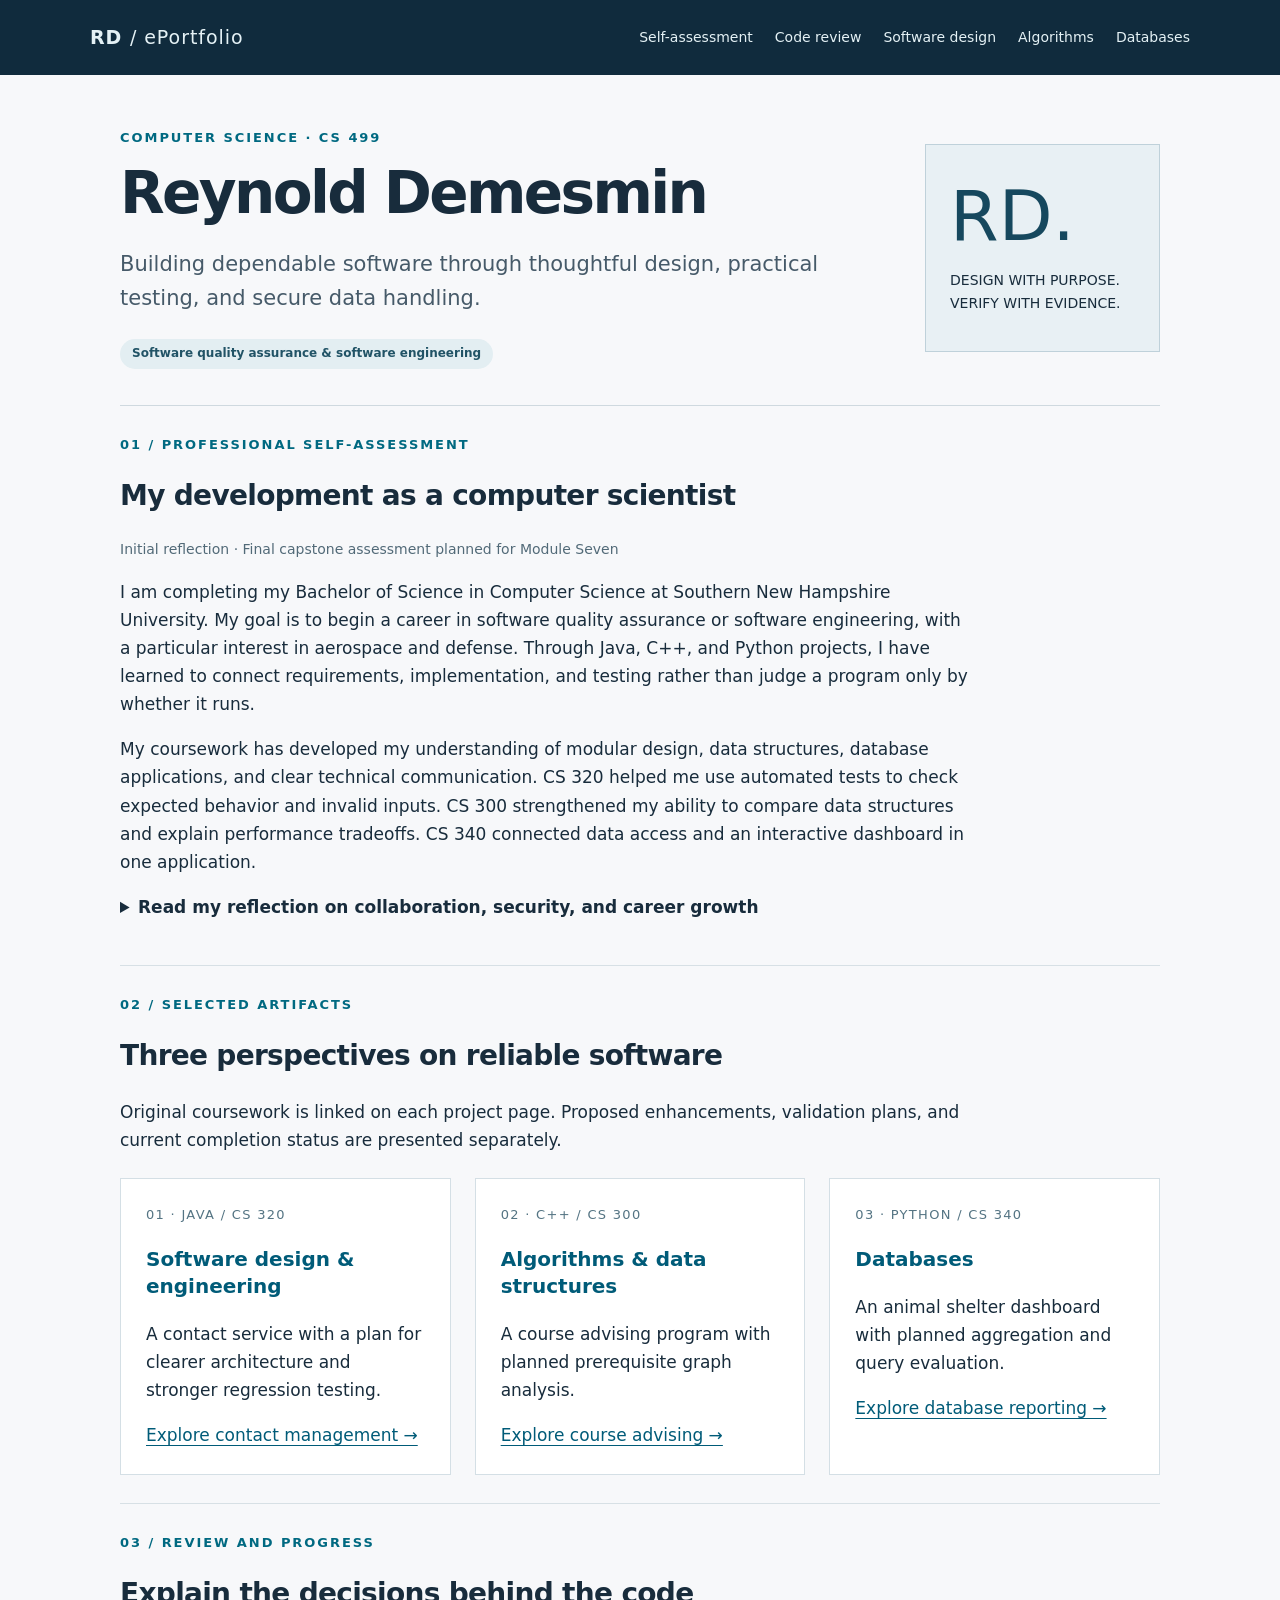
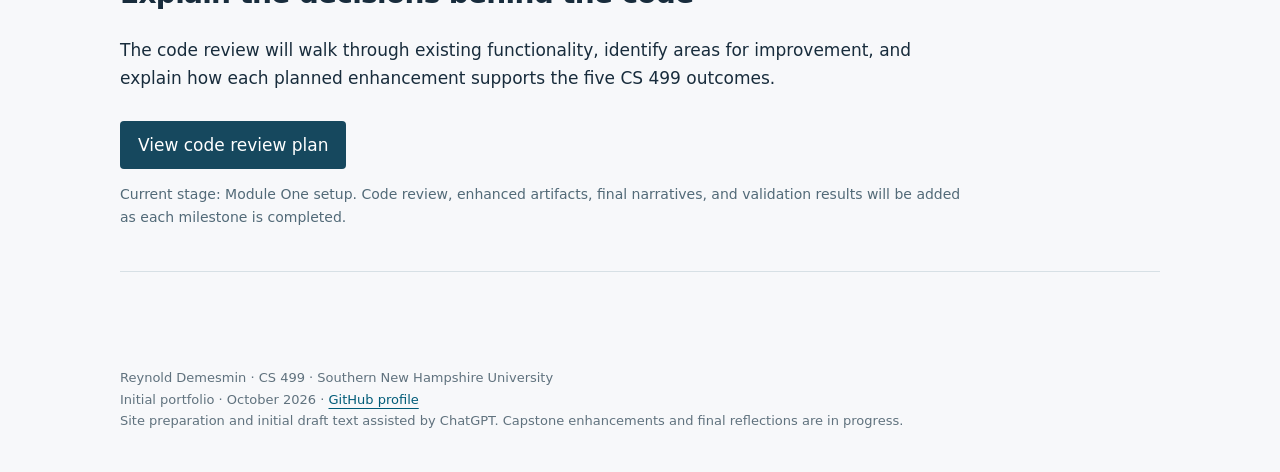
<file: index.html>
<!doctype html><html lang="en"><head><meta charset="utf-8"><meta name="viewport" content="width=device-width,initial-scale=1"><meta name="description" content="Reynold Demesmin’s CS 499 computer science ePortfolio, focused on software quality assurance, algorithms, and databases."><title>Computer Science ePortfolio | Reynold Demesmin</title><link rel="stylesheet" href="style.css"></head><body><a class="skip" href="#main">Skip to content</a><header><nav aria-label="Main navigation"><a class="brand" href="index.html">RD <span style="font-weight:400">/ ePortfolio</span></a><div class="navlinks"><a href="index.html#assessment">Self-assessment</a><a href="review.html">Code review</a><a href="software.html">Software design</a><a href="algorithms.html">Algorithms</a><a href="databases.html">Databases</a></div></nav></header><main id="main"><div class="hero"><div><div class="eyebrow">Computer Science · CS 499</div><h1>Reynold Demesmin</h1><p class="lead">Building dependable software through thoughtful design, practical testing, and secure data handling.</p><span class="tag">Software quality assurance &amp; software engineering</span></div><div class="monogram" aria-hidden="true"><strong>RD.</strong><p>DESIGN WITH PURPOSE.<br>VERIFY WITH EVIDENCE.</p></div></div><section class="section" id="assessment"><div class="eyebrow">01 / Professional self-assessment</div><h2>My development as a computer scientist</h2><p class="meta">Initial reflection · Final capstone assessment planned for Module Seven</p><p>I am completing my Bachelor of Science in Computer Science at Southern New Hampshire University. My goal is to begin a career in software quality assurance or software engineering, with a particular interest in aerospace and defense. Through Java, C++, and Python projects, I have learned to connect requirements, implementation, and testing rather than judge a program only by whether it runs.</p><p>My coursework has developed my understanding of modular design, data structures, database applications, and clear technical communication. CS 320 helped me use automated tests to check expected behavior and invalid inputs. CS 300 strengthened my ability to compare data structures and explain performance tradeoffs. CS 340 connected data access and an interactive dashboard in one application.</p><details><summary>Read my reflection on collaboration, security, and career growth</summary><p>Agile coursework in CS 250 helped me understand how feedback, shared requirements, and incremental work support a team. In this capstone, I will use review questions and a feedback log to document how instructor input influences my decisions. I want technical explanations to be useful to developers while keeping the purpose of each change clear to other stakeholders.</p><p>Security and reliability belong in the design process. My planned enhancements include validation, controlled data access, protection of credentials, and tests for unsuccessful operations. My event tracking application in CS 360 also gave me experience thinking about the relationship between user interfaces and application behavior.</p><p>My Air National Guard experience reinforces the importance I place on accountability and following procedures. The three projects below will provide academic evidence of my technical growth. As I complete the enhancements, I will update this assessment with actual results, challenges, and lessons learned.</p></details></section><section class="section" id="artifacts"><div class="eyebrow">02 / Selected artifacts</div><h2>Three perspectives on reliable software</h2><p>Original coursework is linked on each project page. Proposed enhancements, validation plans, and current completion status are presented separately.</p><div class="grid"><article class="card"><div class="number">01 · JAVA / CS 320</div><h3><a href="software.html">Software design &amp; engineering</a></h3><p>A contact service with a plan for clearer architecture and stronger regression testing.</p><a href="software.html">Explore contact management →</a></article><article class="card"><div class="number">02 · C++ / CS 300</div><h3><a href="algorithms.html">Algorithms &amp; data structures</a></h3><p>A course advising program with planned prerequisite graph analysis.</p><a href="algorithms.html">Explore course advising →</a></article><article class="card"><div class="number">03 · PYTHON / CS 340</div><h3><a href="databases.html">Databases</a></h3><p>An animal shelter dashboard with planned aggregation and query evaluation.</p><a href="databases.html">Explore database reporting →</a></article></div></section><section class="section"><div class="eyebrow">03 / Review and progress</div><h2>Explain the decisions behind the code</h2><p>The code review will walk through existing functionality, identify areas for improvement, and explain how each planned enhancement supports the five CS 499 outcomes.</p><a class="button" href="review.html">View code review plan</a><p class="meta">Current stage: Module One setup. Code review, enhanced artifacts, final narratives, and validation results will be added as each milestone is completed.</p></section></main><footer>Reynold Demesmin · CS 499 · Southern New Hampshire University<br>Initial portfolio · October 2026 · <a href="https://github.com/treydemesmin-star">GitHub profile</a><br>Site preparation and initial draft text assisted by ChatGPT. Capstone enhancements and final reflections are in progress.</footer></body></html>
</file>
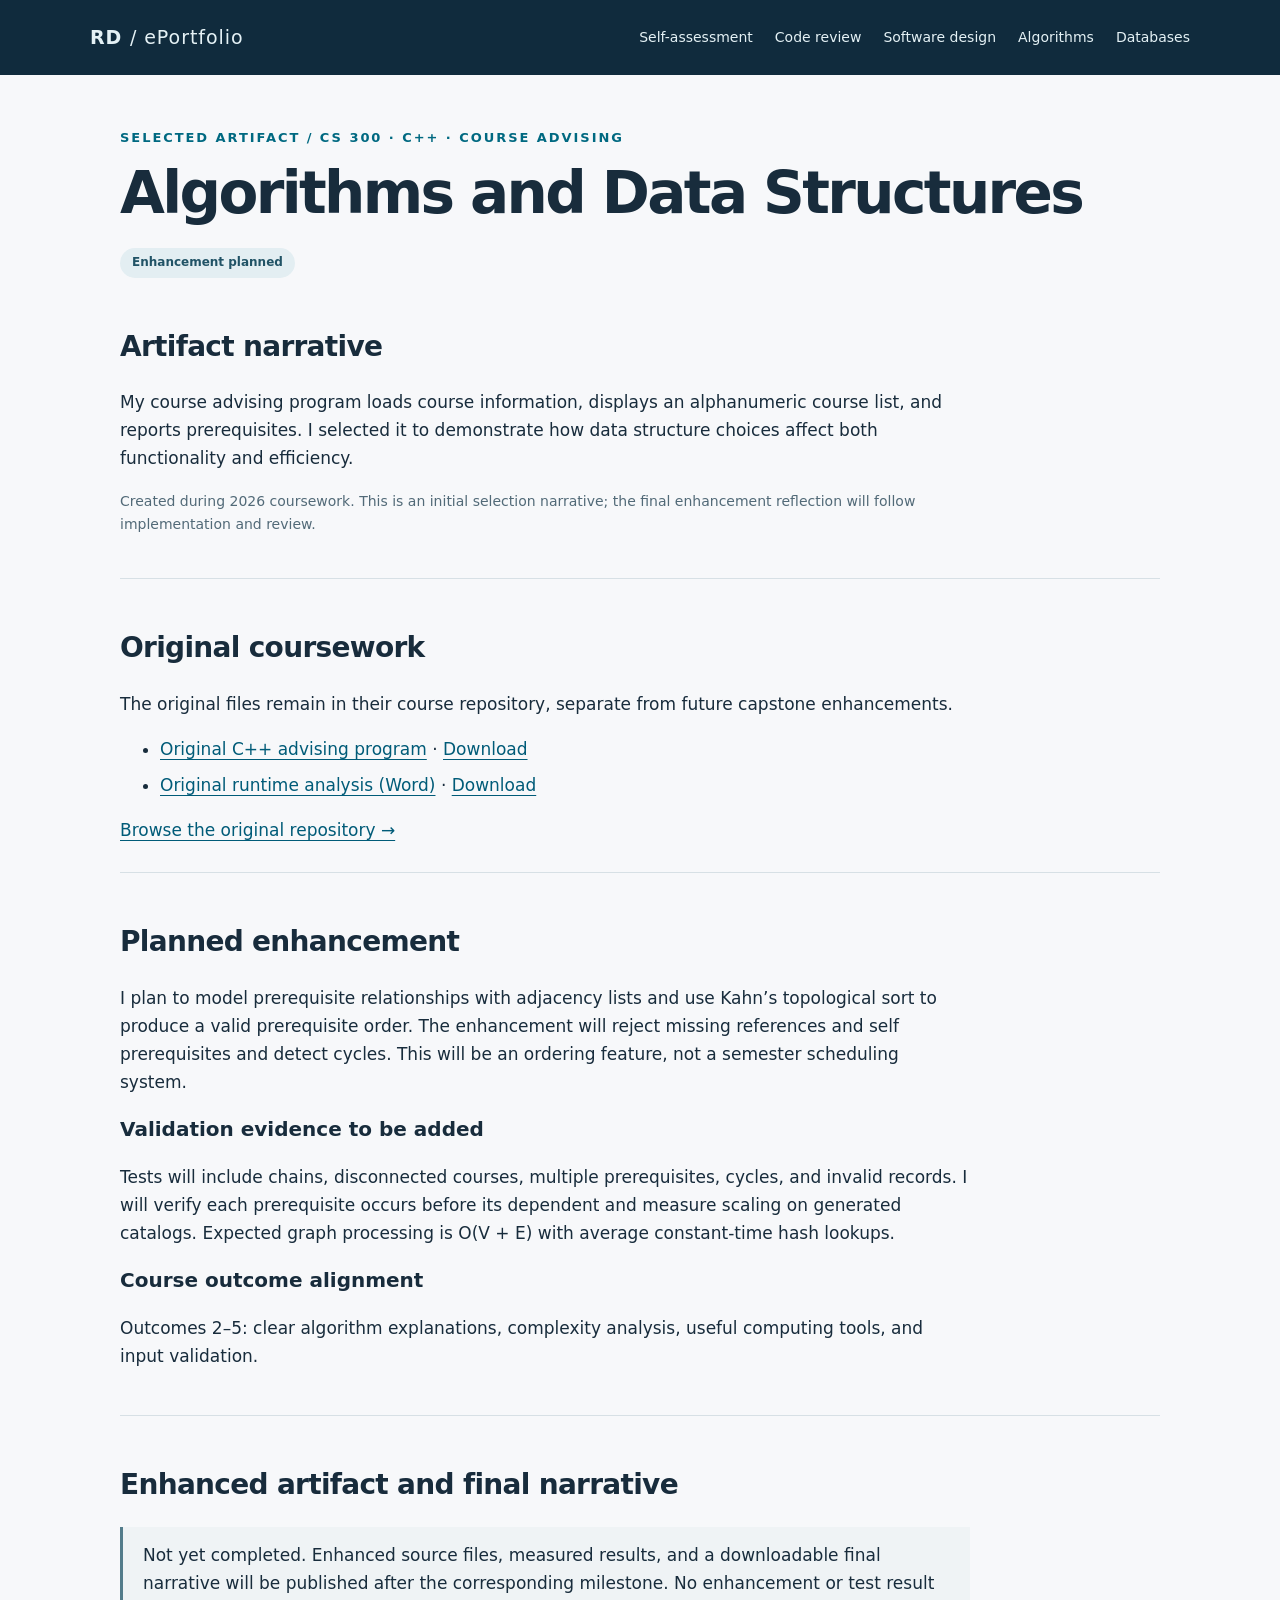
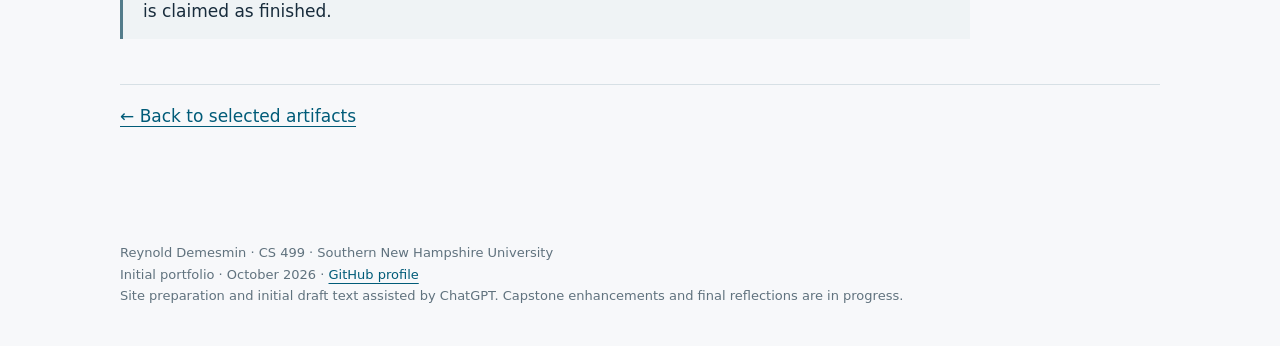
<file: algorithms.html>
<!doctype html><html lang="en"><head><meta charset="utf-8"><meta name="viewport" content="width=device-width,initial-scale=1"><meta name="description" content="Reynold Demesmin’s CS 499 computer science ePortfolio, focused on software quality assurance, algorithms, and databases."><title>Algorithms and Data Structures | Reynold Demesmin</title><link rel="stylesheet" href="style.css"></head><body><a class="skip" href="#main">Skip to content</a><header><nav aria-label="Main navigation"><a class="brand" href="index.html">RD <span style="font-weight:400">/ ePortfolio</span></a><div class="navlinks"><a href="index.html#assessment">Self-assessment</a><a href="review.html">Code review</a><a href="software.html">Software design</a><a href="algorithms.html">Algorithms</a><a href="databases.html">Databases</a></div></nav></header><main id="main"><div class="eyebrow">Selected artifact / CS 300 · C++ · Course advising</div><h1>Algorithms and Data Structures</h1><span class="tag">Enhancement planned</span><section class="section"><h2>Artifact narrative</h2><p>My course advising program loads course information, displays an alphanumeric course list, and reports prerequisites. I selected it to demonstrate how data structure choices affect both functionality and efficiency.</p><p class="meta">Created during 2026 coursework. This is an initial selection narrative; the final enhancement reflection will follow implementation and review.</p></section><section class="section"><h2>Original coursework</h2><p>The original files remain in their course repository, separate from future capstone enhancements.</p><ul><li><a href="https://github.com/treydemesmin-star/CS-300-Portfolio/blob/main/Project2ReynoldDemesmin.cpp">Original C++ advising program</a> · <a href="https://raw.githubusercontent.com/treydemesmin-star/CS-300-Portfolio/main/Project2ReynoldDemesmin.cpp">Download</a></li><li><a href="https://github.com/treydemesmin-star/CS-300-Portfolio/blob/main/CS300Project1PseudocodeRuntimeReynoldDemesmin.docx">Original runtime analysis (Word)</a> · <a href="https://raw.githubusercontent.com/treydemesmin-star/CS-300-Portfolio/main/CS300Project1PseudocodeRuntimeReynoldDemesmin.docx">Download</a></li></ul><a href="https://github.com/treydemesmin-star/CS-300-Portfolio">Browse the original repository →</a></section><section class="section"><h2>Planned enhancement</h2><p>I plan to model prerequisite relationships with adjacency lists and use Kahn’s topological sort to produce a valid prerequisite order. The enhancement will reject missing references and self prerequisites and detect cycles. This will be an ordering feature, not a semester scheduling system.</p><h3>Validation evidence to be added</h3><p>Tests will include chains, disconnected courses, multiple prerequisites, cycles, and invalid records. I will verify each prerequisite occurs before its dependent and measure scaling on generated catalogs. Expected graph processing is O(V + E) with average constant-time hash lookups.</p><h3>Course outcome alignment</h3><p>Outcomes 2–5: clear algorithm explanations, complexity analysis, useful computing tools, and input validation.</p></section><section class="section"><h2>Enhanced artifact and final narrative</h2><p class="status">Not yet completed. Enhanced source files, measured results, and a downloadable final narrative will be published after the corresponding milestone. No enhancement or test result is claimed as finished.</p></section><p><a href="index.html#artifacts">← Back to selected artifacts</a></p></main><footer>Reynold Demesmin · CS 499 · Southern New Hampshire University<br>Initial portfolio · October 2026 · <a href="https://github.com/treydemesmin-star">GitHub profile</a><br>Site preparation and initial draft text assisted by ChatGPT. Capstone enhancements and final reflections are in progress.</footer></body></html>
</file>
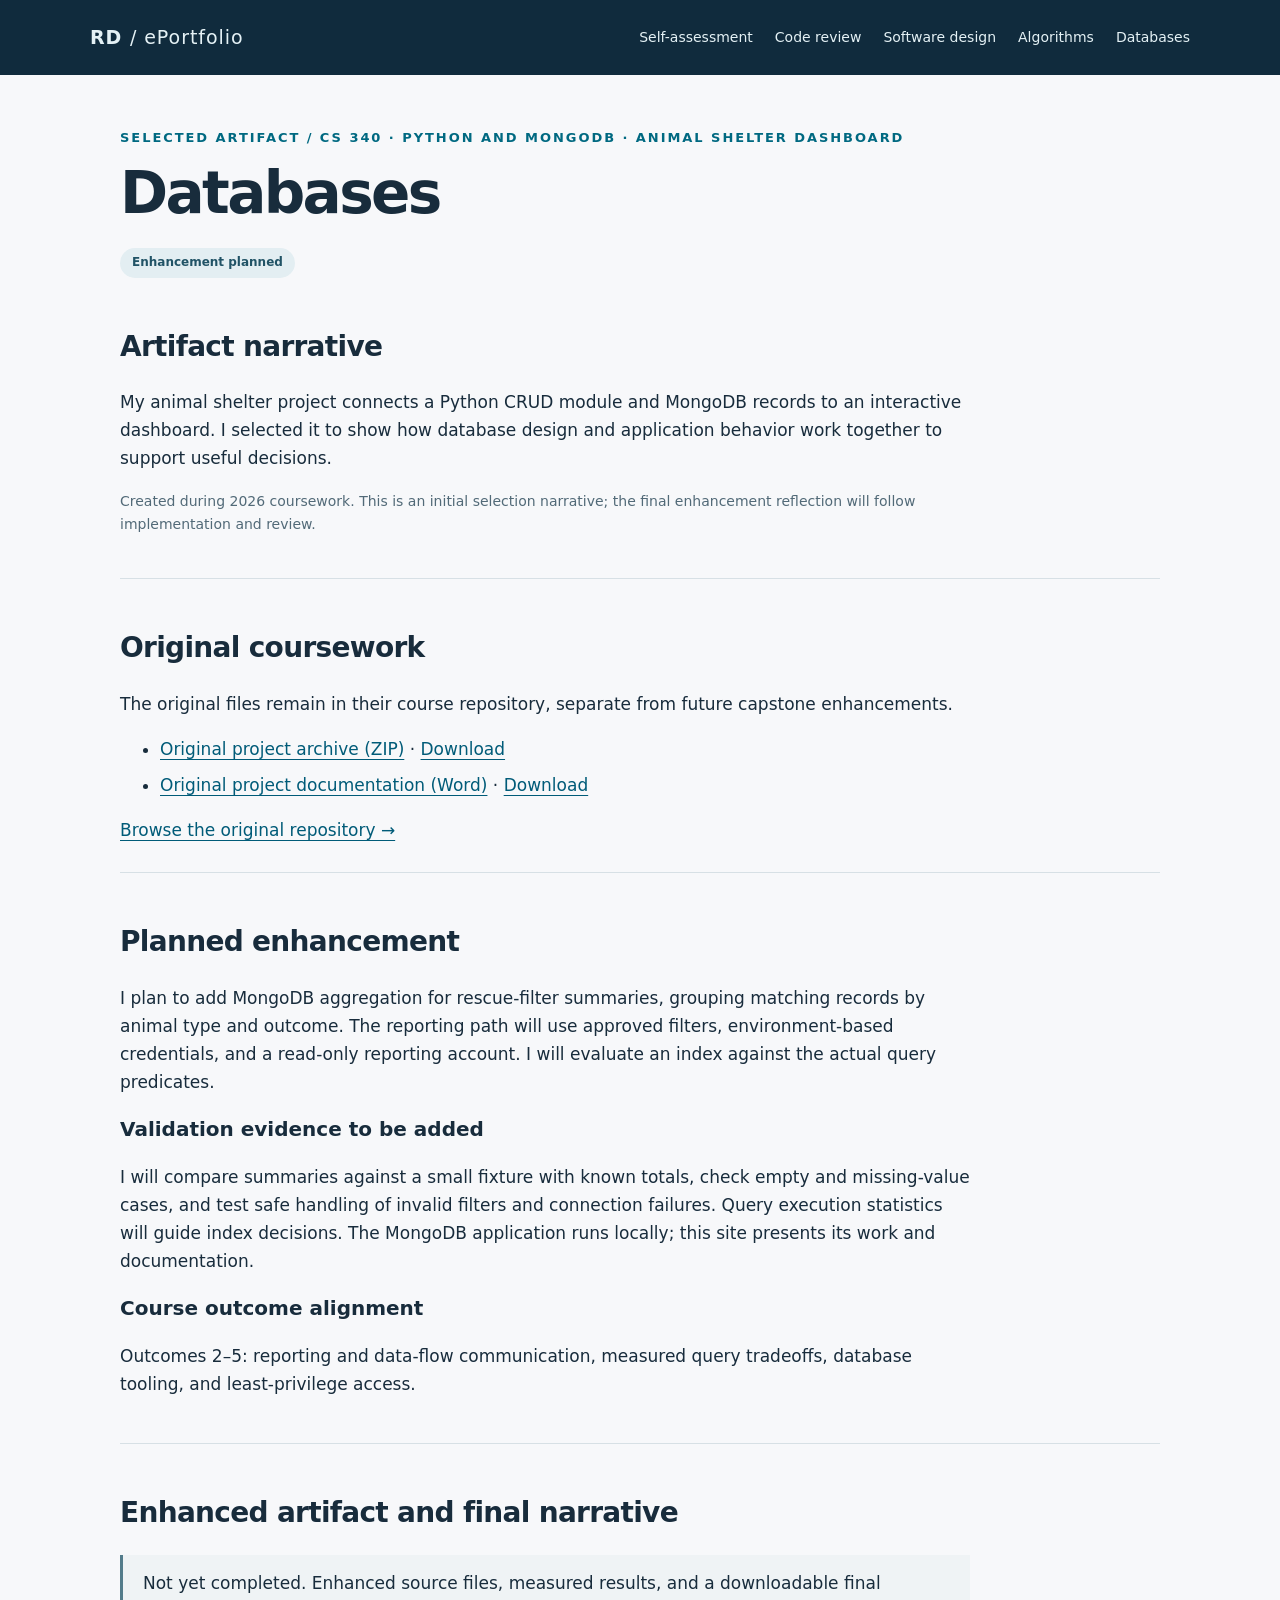
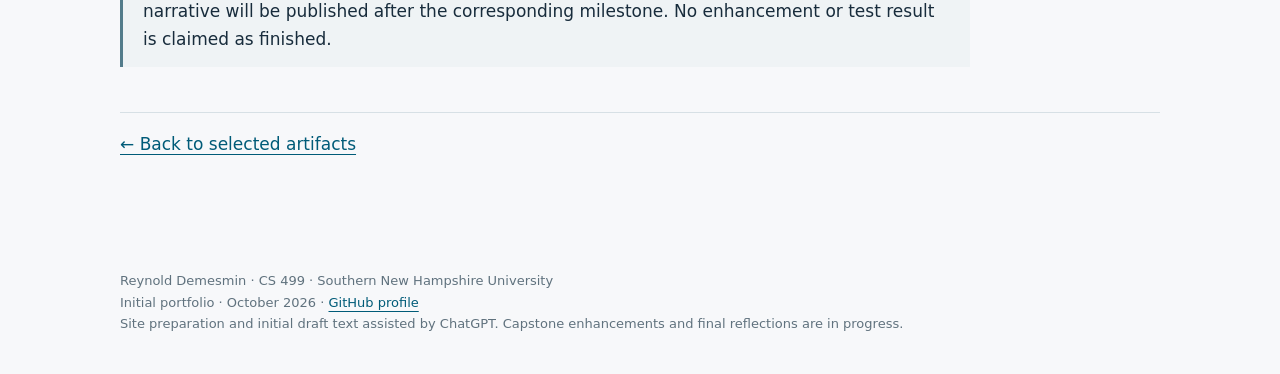
<file: databases.html>
<!doctype html><html lang="en"><head><meta charset="utf-8"><meta name="viewport" content="width=device-width,initial-scale=1"><meta name="description" content="Reynold Demesmin’s CS 499 computer science ePortfolio, focused on software quality assurance, algorithms, and databases."><title>Databases | Reynold Demesmin</title><link rel="stylesheet" href="style.css"></head><body><a class="skip" href="#main">Skip to content</a><header><nav aria-label="Main navigation"><a class="brand" href="index.html">RD <span style="font-weight:400">/ ePortfolio</span></a><div class="navlinks"><a href="index.html#assessment">Self-assessment</a><a href="review.html">Code review</a><a href="software.html">Software design</a><a href="algorithms.html">Algorithms</a><a href="databases.html">Databases</a></div></nav></header><main id="main"><div class="eyebrow">Selected artifact / CS 340 · Python and MongoDB · Animal shelter dashboard</div><h1>Databases</h1><span class="tag">Enhancement planned</span><section class="section"><h2>Artifact narrative</h2><p>My animal shelter project connects a Python CRUD module and MongoDB records to an interactive dashboard. I selected it to show how database design and application behavior work together to support useful decisions.</p><p class="meta">Created during 2026 coursework. This is an initial selection narrative; the final enhancement reflection will follow implementation and review.</p></section><section class="section"><h2>Original coursework</h2><p>The original files remain in their course repository, separate from future capstone enhancements.</p><ul><li><a href="https://github.com/treydemesmin-star/Client-Server-DevelopmentPortfolioProject/blob/main/projecttwo.zip">Original project archive (ZIP)</a> · <a href="https://raw.githubusercontent.com/treydemesmin-star/Client-Server-DevelopmentPortfolioProject/main/projecttwo.zip">Download</a></li><li><a href="https://github.com/treydemesmin-star/Client-Server-DevelopmentPortfolioProject/blob/main/DemesminReynoldCS340ProjectTwo.docx">Original project documentation (Word)</a> · <a href="https://raw.githubusercontent.com/treydemesmin-star/Client-Server-DevelopmentPortfolioProject/main/DemesminReynoldCS340ProjectTwo.docx">Download</a></li></ul><a href="https://github.com/treydemesmin-star/Client-Server-DevelopmentPortfolioProject">Browse the original repository →</a></section><section class="section"><h2>Planned enhancement</h2><p>I plan to add MongoDB aggregation for rescue-filter summaries, grouping matching records by animal type and outcome. The reporting path will use approved filters, environment-based credentials, and a read-only reporting account. I will evaluate an index against the actual query predicates.</p><h3>Validation evidence to be added</h3><p>I will compare summaries against a small fixture with known totals, check empty and missing-value cases, and test safe handling of invalid filters and connection failures. Query execution statistics will guide index decisions. The MongoDB application runs locally; this site presents its work and documentation.</p><h3>Course outcome alignment</h3><p>Outcomes 2–5: reporting and data-flow communication, measured query tradeoffs, database tooling, and least-privilege access.</p></section><section class="section"><h2>Enhanced artifact and final narrative</h2><p class="status">Not yet completed. Enhanced source files, measured results, and a downloadable final narrative will be published after the corresponding milestone. No enhancement or test result is claimed as finished.</p></section><p><a href="index.html#artifacts">← Back to selected artifacts</a></p></main><footer>Reynold Demesmin · CS 499 · Southern New Hampshire University<br>Initial portfolio · October 2026 · <a href="https://github.com/treydemesmin-star">GitHub profile</a><br>Site preparation and initial draft text assisted by ChatGPT. Capstone enhancements and final reflections are in progress.</footer></body></html>
</file>
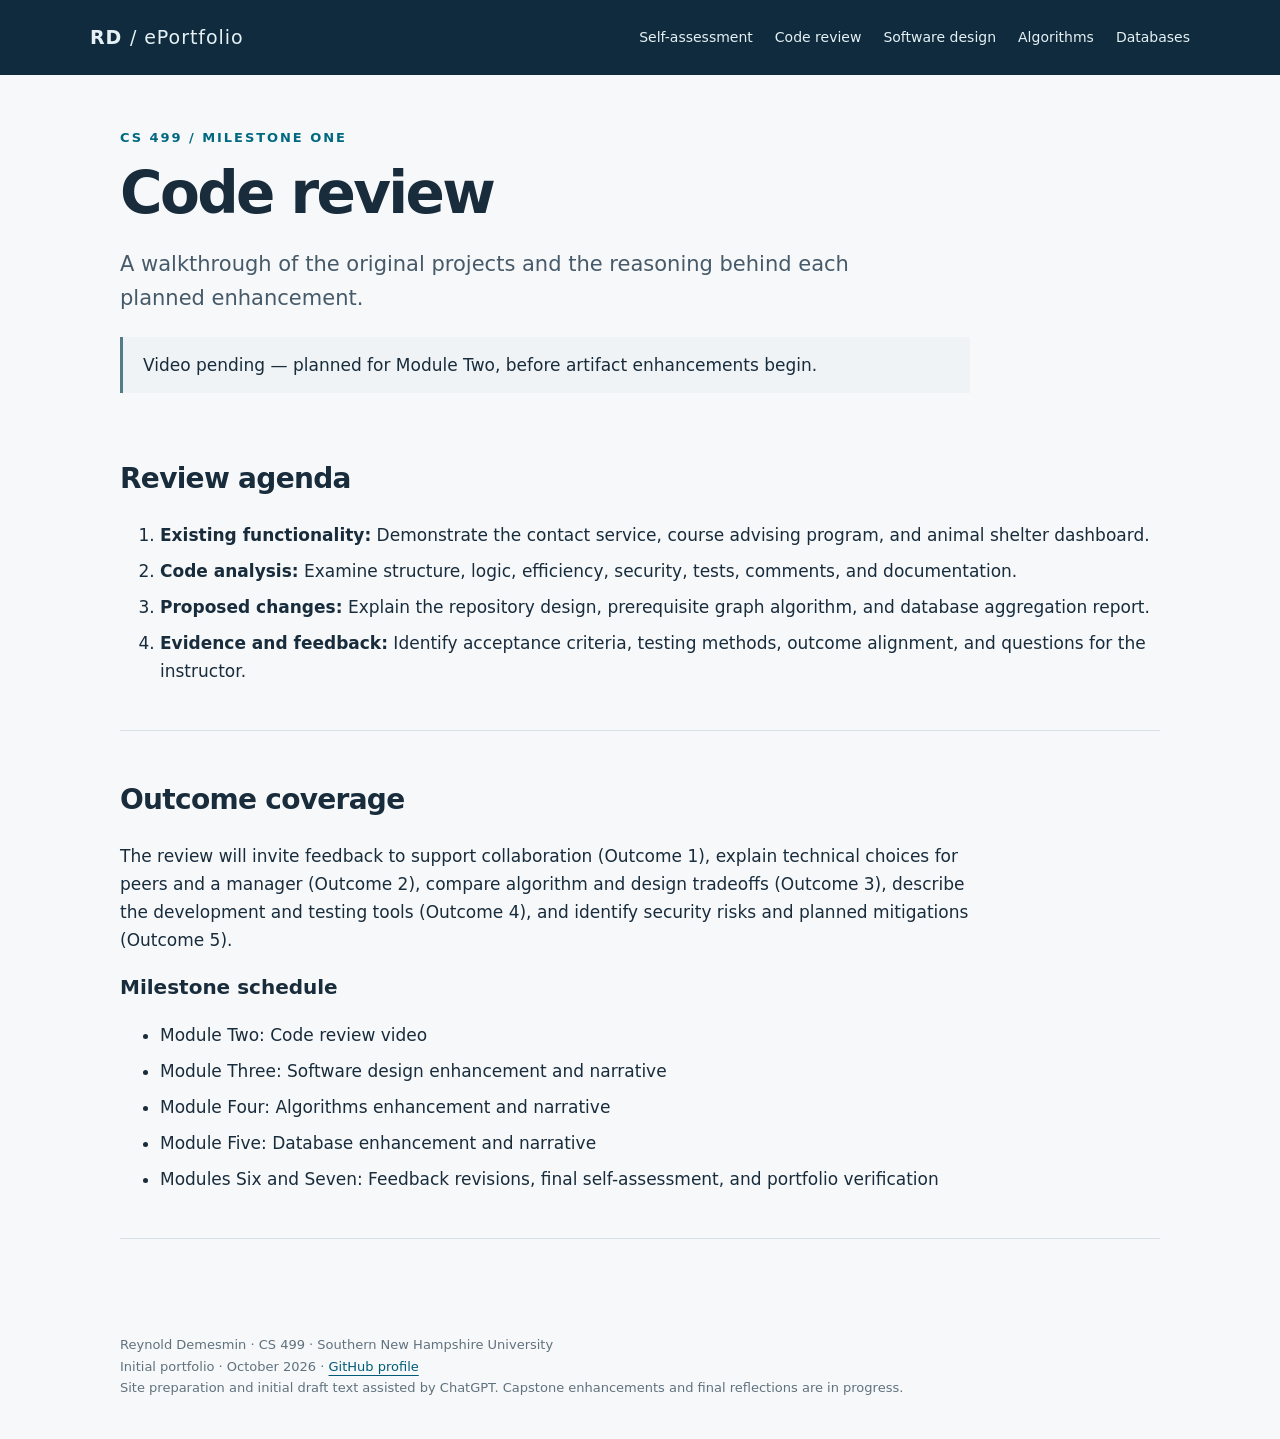
<file: review.html>
<!doctype html><html lang="en"><head><meta charset="utf-8"><meta name="viewport" content="width=device-width,initial-scale=1"><meta name="description" content="Reynold Demesmin’s CS 499 computer science ePortfolio, focused on software quality assurance, algorithms, and databases."><title>Code Review | Reynold Demesmin</title><link rel="stylesheet" href="style.css"></head><body><a class="skip" href="#main">Skip to content</a><header><nav aria-label="Main navigation"><a class="brand" href="index.html">RD <span style="font-weight:400">/ ePortfolio</span></a><div class="navlinks"><a href="index.html#assessment">Self-assessment</a><a href="review.html">Code review</a><a href="software.html">Software design</a><a href="algorithms.html">Algorithms</a><a href="databases.html">Databases</a></div></nav></header><main id="main"><div class="eyebrow">CS 499 / Milestone One</div><h1>Code review</h1><p class="lead">A walkthrough of the original projects and the reasoning behind each planned enhancement.</p><p class="status">Video pending — planned for Module Two, before artifact enhancements begin.</p><section class="section"><h2>Review agenda</h2><ol><li><strong>Existing functionality:</strong> Demonstrate the contact service, course advising program, and animal shelter dashboard.</li><li><strong>Code analysis:</strong> Examine structure, logic, efficiency, security, tests, comments, and documentation.</li><li><strong>Proposed changes:</strong> Explain the repository design, prerequisite graph algorithm, and database aggregation report.</li><li><strong>Evidence and feedback:</strong> Identify acceptance criteria, testing methods, outcome alignment, and questions for the instructor.</li></ol></section><section class="section"><h2>Outcome coverage</h2><p>The review will invite feedback to support collaboration (Outcome 1), explain technical choices for peers and a manager (Outcome 2), compare algorithm and design tradeoffs (Outcome 3), describe the development and testing tools (Outcome 4), and identify security risks and planned mitigations (Outcome 5).</p><h3>Milestone schedule</h3><ul><li>Module Two: Code review video</li><li>Module Three: Software design enhancement and narrative</li><li>Module Four: Algorithms enhancement and narrative</li><li>Module Five: Database enhancement and narrative</li><li>Modules Six and Seven: Feedback revisions, final self-assessment, and portfolio verification</li></ul></section></main><footer>Reynold Demesmin · CS 499 · Southern New Hampshire University<br>Initial portfolio · October 2026 · <a href="https://github.com/treydemesmin-star">GitHub profile</a><br>Site preparation and initial draft text assisted by ChatGPT. Capstone enhancements and final reflections are in progress.</footer></body></html>
</file>
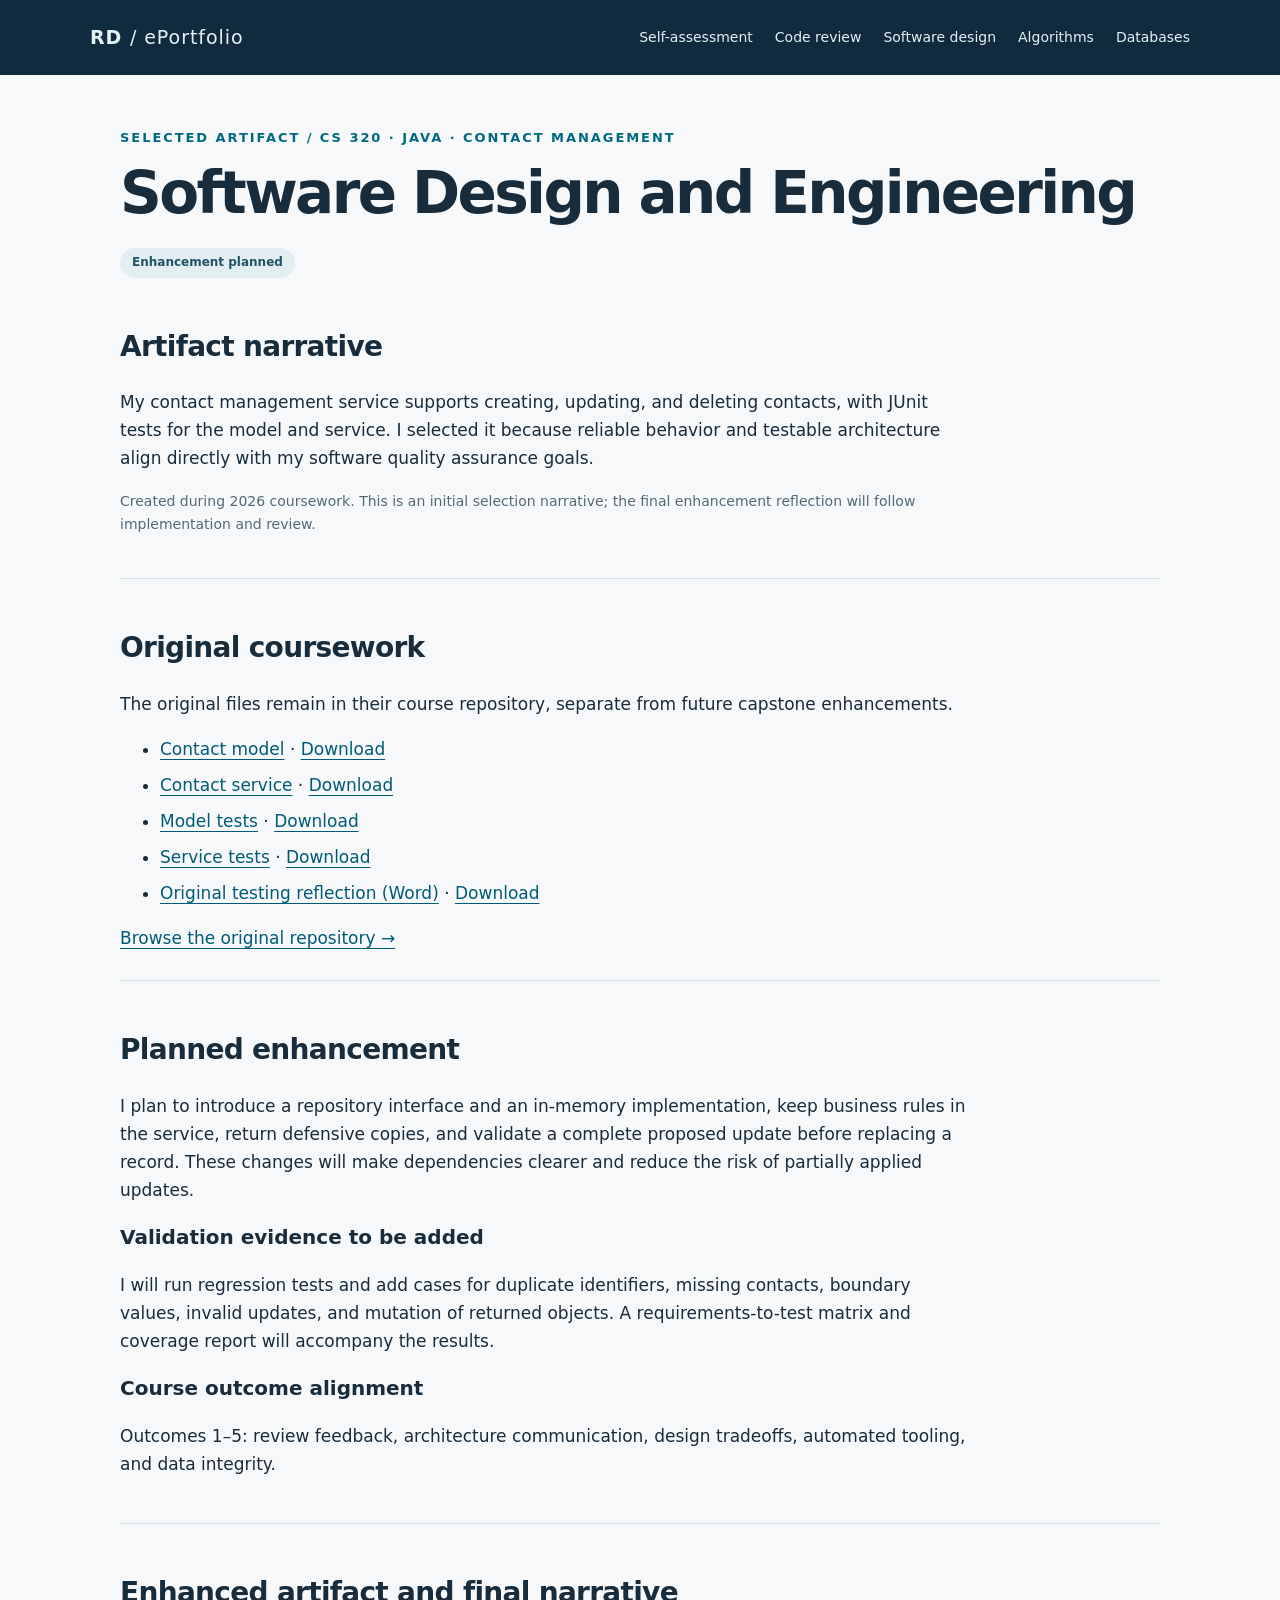
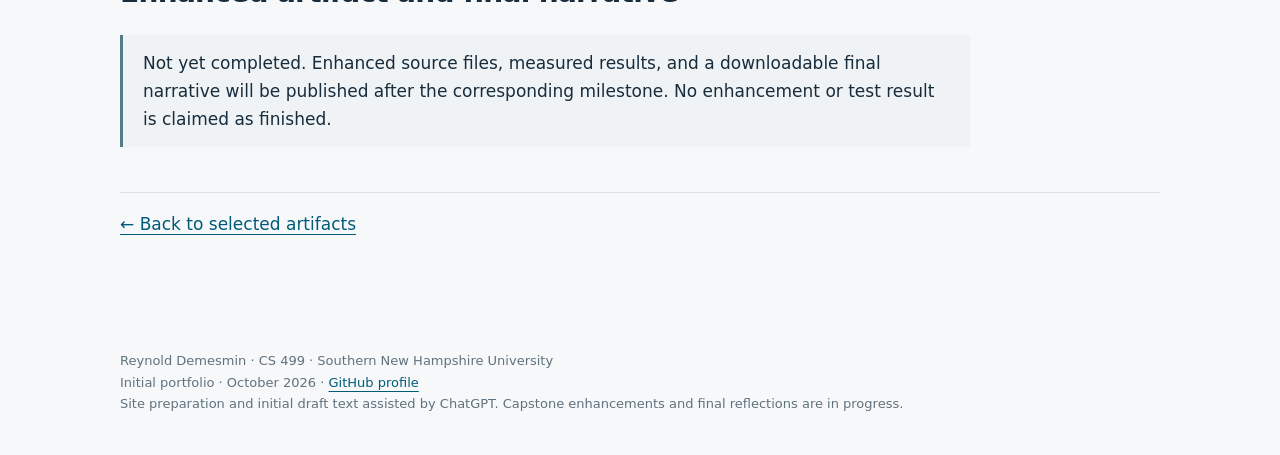
<file: software.html>
<!doctype html><html lang="en"><head><meta charset="utf-8"><meta name="viewport" content="width=device-width,initial-scale=1"><meta name="description" content="Reynold Demesmin’s CS 499 computer science ePortfolio, focused on software quality assurance, algorithms, and databases."><title>Software Design and Engineering | Reynold Demesmin</title><link rel="stylesheet" href="style.css"></head><body><a class="skip" href="#main">Skip to content</a><header><nav aria-label="Main navigation"><a class="brand" href="index.html">RD <span style="font-weight:400">/ ePortfolio</span></a><div class="navlinks"><a href="index.html#assessment">Self-assessment</a><a href="review.html">Code review</a><a href="software.html">Software design</a><a href="algorithms.html">Algorithms</a><a href="databases.html">Databases</a></div></nav></header><main id="main"><div class="eyebrow">Selected artifact / CS 320 · Java · Contact management</div><h1>Software Design and Engineering</h1><span class="tag">Enhancement planned</span><section class="section"><h2>Artifact narrative</h2><p>My contact management service supports creating, updating, and deleting contacts, with JUnit tests for the model and service. I selected it because reliable behavior and testable architecture align directly with my software quality assurance goals.</p><p class="meta">Created during 2026 coursework. This is an initial selection narrative; the final enhancement reflection will follow implementation and review.</p></section><section class="section"><h2>Original coursework</h2><p>The original files remain in their course repository, separate from future capstone enhancements.</p><ul><li><a href="https://github.com/treydemesmin-star/CS-320-Portfolio/blob/main/Contact.java">Contact model</a> · <a href="https://raw.githubusercontent.com/treydemesmin-star/CS-320-Portfolio/main/Contact.java">Download</a></li><li><a href="https://github.com/treydemesmin-star/CS-320-Portfolio/blob/main/ContactService.java">Contact service</a> · <a href="https://raw.githubusercontent.com/treydemesmin-star/CS-320-Portfolio/main/ContactService.java">Download</a></li><li><a href="https://github.com/treydemesmin-star/CS-320-Portfolio/blob/main/ContactTest.java">Model tests</a> · <a href="https://raw.githubusercontent.com/treydemesmin-star/CS-320-Portfolio/main/ContactTest.java">Download</a></li><li><a href="https://github.com/treydemesmin-star/CS-320-Portfolio/blob/main/ContactServiceTest.java">Service tests</a> · <a href="https://raw.githubusercontent.com/treydemesmin-star/CS-320-Portfolio/main/ContactServiceTest.java">Download</a></li><li><a href="https://github.com/treydemesmin-star/CS-320-Portfolio/blob/main/CS320Project2ReynoldDemesmin.docx">Original testing reflection (Word)</a> · <a href="https://raw.githubusercontent.com/treydemesmin-star/CS-320-Portfolio/main/CS320Project2ReynoldDemesmin.docx">Download</a></li></ul><a href="https://github.com/treydemesmin-star/CS-320-Portfolio">Browse the original repository →</a></section><section class="section"><h2>Planned enhancement</h2><p>I plan to introduce a repository interface and an in-memory implementation, keep business rules in the service, return defensive copies, and validate a complete proposed update before replacing a record. These changes will make dependencies clearer and reduce the risk of partially applied updates.</p><h3>Validation evidence to be added</h3><p>I will run regression tests and add cases for duplicate identifiers, missing contacts, boundary values, invalid updates, and mutation of returned objects. A requirements-to-test matrix and coverage report will accompany the results.</p><h3>Course outcome alignment</h3><p>Outcomes 1–5: review feedback, architecture communication, design tradeoffs, automated tooling, and data integrity.</p></section><section class="section"><h2>Enhanced artifact and final narrative</h2><p class="status">Not yet completed. Enhanced source files, measured results, and a downloadable final narrative will be published after the corresponding milestone. No enhancement or test result is claimed as finished.</p></section><p><a href="index.html#artifacts">← Back to selected artifacts</a></p></main><footer>Reynold Demesmin · CS 499 · Southern New Hampshire University<br>Initial portfolio · October 2026 · <a href="https://github.com/treydemesmin-star">GitHub profile</a><br>Site preparation and initial draft text assisted by ChatGPT. Capstone enhancements and final reflections are in progress.</footer></body></html>
</file>
<file: style.css>
*{box-sizing:border-box}html{scroll-behavior:smooth}body{margin:0;color:#182c3c;background:#f7f8fa;font:17px/1.65 system-ui,-apple-system,Segoe UI,sans-serif}a{color:#005b78;text-underline-offset:4px}a:hover{color:#093344}a:focus-visible{outline:3px solid #c68025;outline-offset:5px}.skip{position:absolute;top:-80px}.skip:focus{top:10px;background:white;padding:12px;z-index:9}header{background:#102b3d;color:white}nav{max-width:1160px;margin:auto;display:flex;align-items:center;justify-content:space-between;gap:24px;padding:22px 30px}nav a{color:#e4f1f5;text-decoration:none;font-size:14px}nav a:hover{color:white;text-decoration:underline}.brand{font-size:19px;letter-spacing:.05em;font-weight:750}.navlinks{display:flex;flex-wrap:wrap;gap:22px}main{max-width:1100px;margin:auto;padding:52px 30px 70px}.eyebrow{font-size:13px;letter-spacing:.15em;text-transform:uppercase;color:#006981;font-weight:750}h1{font-size:clamp(36px,5vw,58px);line-height:1.12;letter-spacing:-.045em;margin:12px 0 20px}h2{font-size:28px;line-height:1.3;letter-spacing:-.025em}h3{font-size:20px;line-height:1.35}.lead{font-size:21px;max-width:760px;color:#465a69}.hero{display:grid;grid-template-columns:1fr 235px;gap:50px;align-items:center;padding-bottom:36px;border-bottom:1px solid #cfd9df}.monogram{border:1px solid #bfd1da;padding:36px 24px;background:#e8f0f4}.monogram strong{font-size:70px;font-weight:400;color:#16485e;line-height:1}.monogram p{margin:18px 0 0;font-size:14px}.tag{display:inline-block;background:#e3eef2;color:#215366;border-radius:30px;font-size:12px;font-weight:650;padding:5px 12px}.section{padding:28px 0;border-bottom:1px solid #d7e0e5}.section p{max-width:850px}.grid{display:grid;grid-template-columns:repeat(3,1fr);gap:24px;margin-top:24px}.card{background:white;border:1px solid #d4dfe5;padding:25px}.card h3 a{text-decoration:none}.number{color:#547483;font-size:13px;letter-spacing:.1em}.button{display:inline-block;text-decoration:none;padding:10px 18px;background:#16485e;color:white;border-radius:4px;margin-top:12px}.button:hover{background:#102b3d;color:white}.meta{color:#526a78;font-size:14px}.status{background:#eff3f5;padding:14px 20px;border-left:3px solid #537c8b;max-width:850px}footer{max-width:1100px;margin:auto;padding:25px 30px 40px;color:#60727e;font-size:13px}li{margin-bottom:8px}code{font-size:.9em}pre{overflow-x:auto;background:#edf2f5;padding:20px;font-size:14px;line-height:1.6}details{margin:16px 0}summary{cursor:pointer;font-weight:650}@media(max-width:760px){nav{align-items:flex-start;flex-direction:column;gap:14px}.navlinks{gap:12px 18px}.hero{grid-template-columns:1fr;gap:10px}.monogram{display:none}.grid{grid-template-columns:1fr}main{padding:32px 22px}h1{font-size:38px}}@media(prefers-reduced-motion:reduce){html{scroll-behavior:auto}}
</file>
